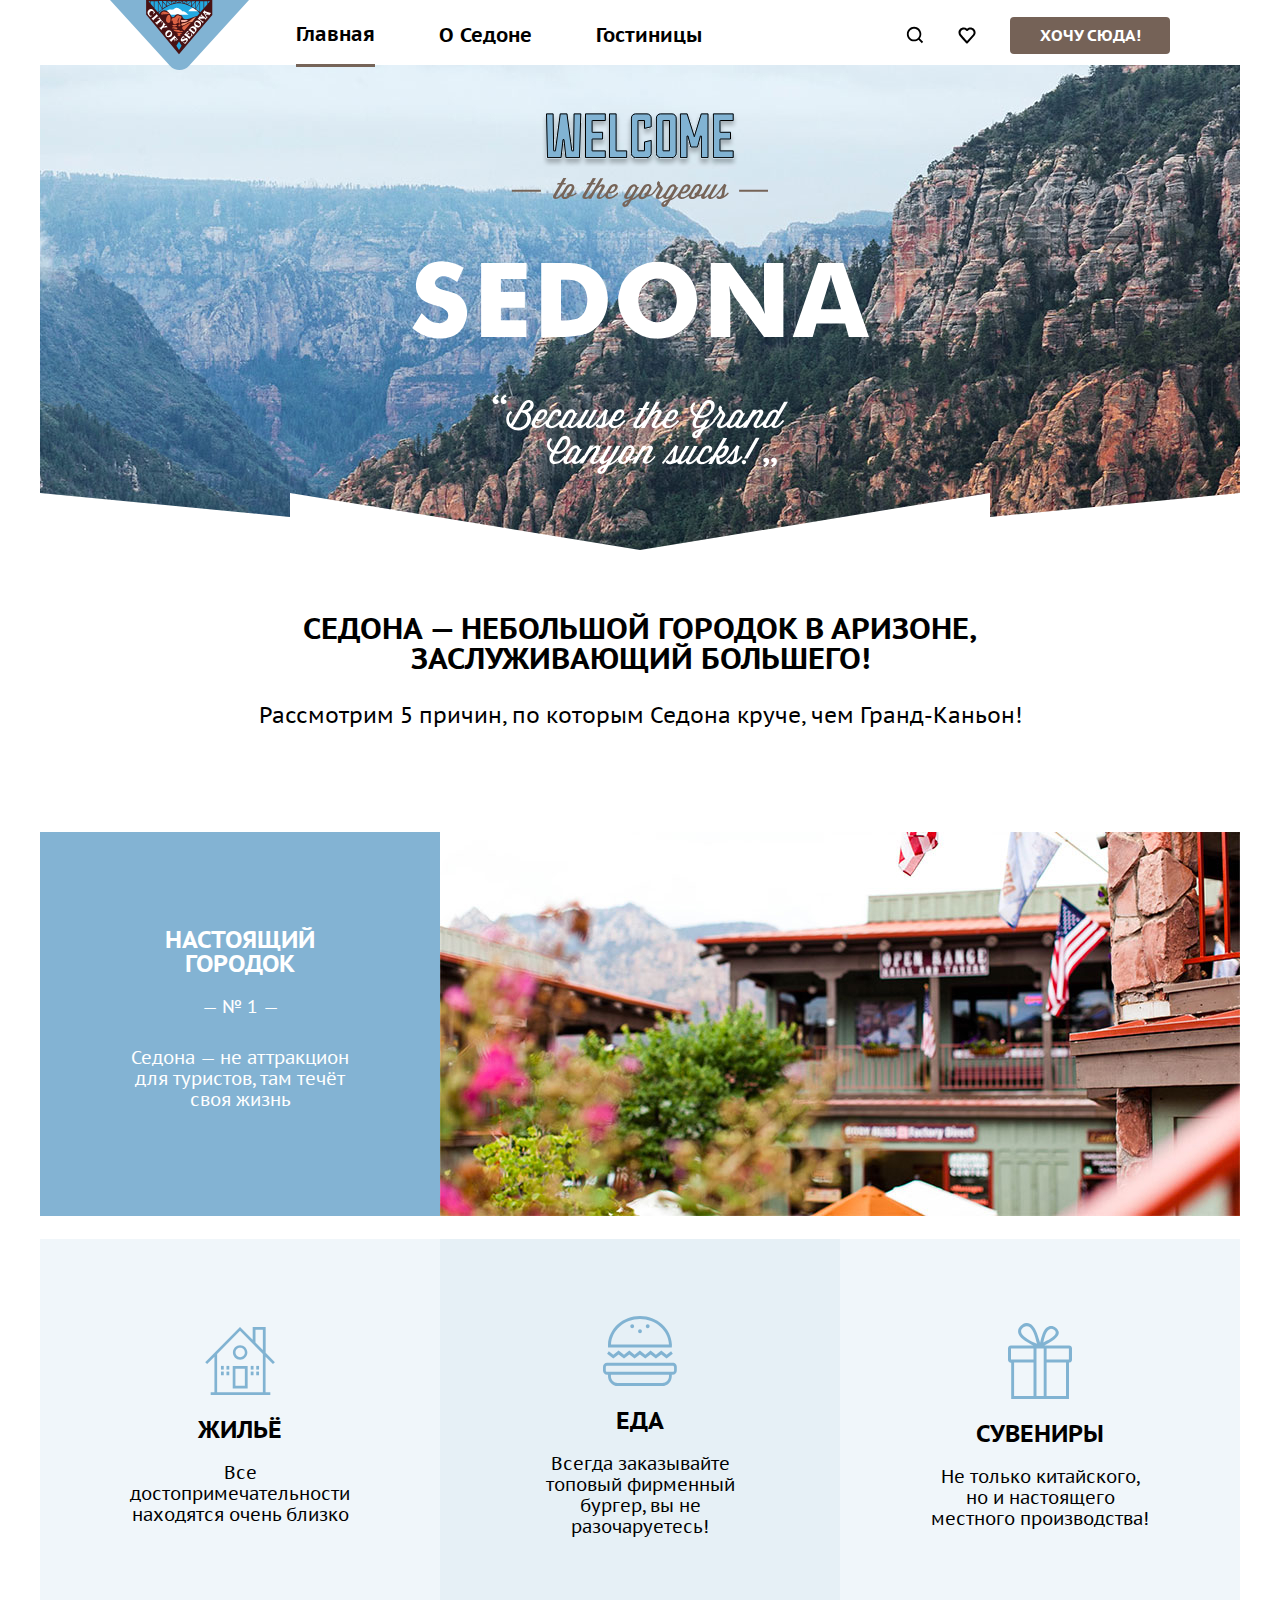
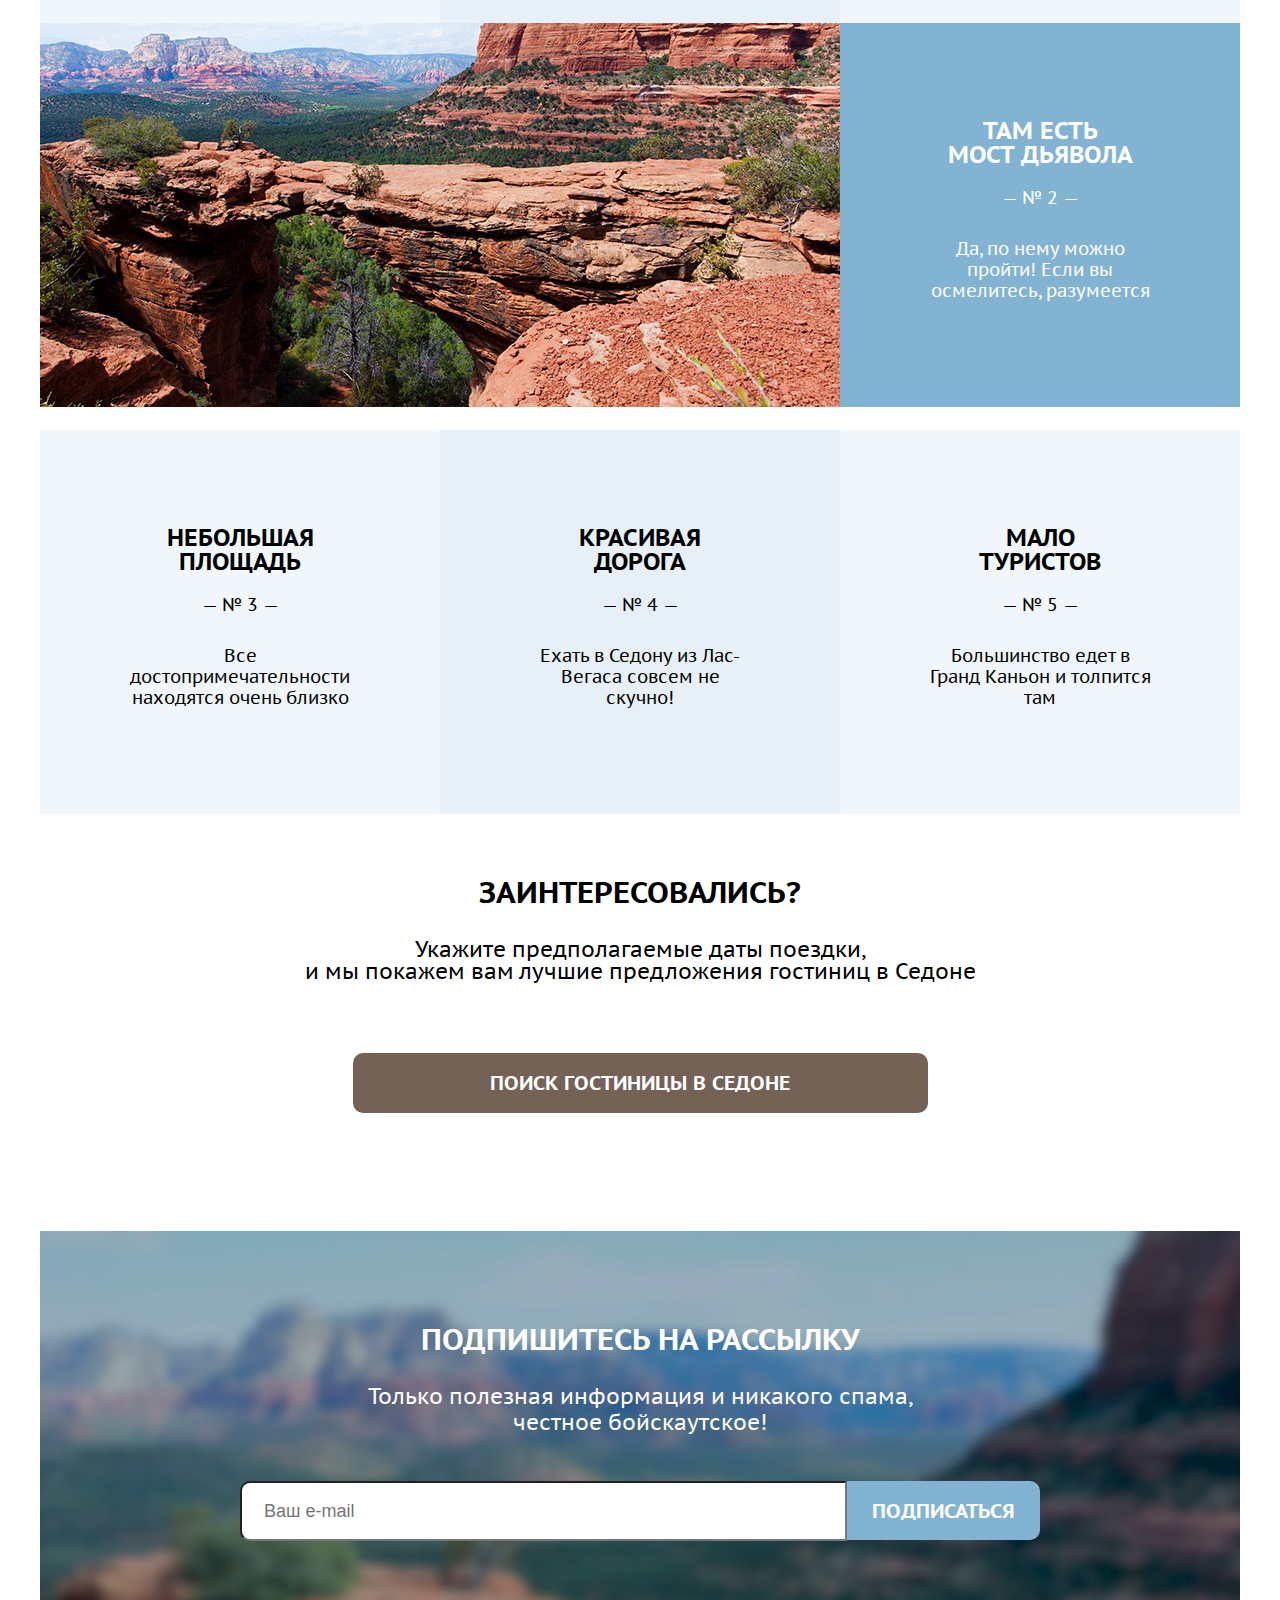
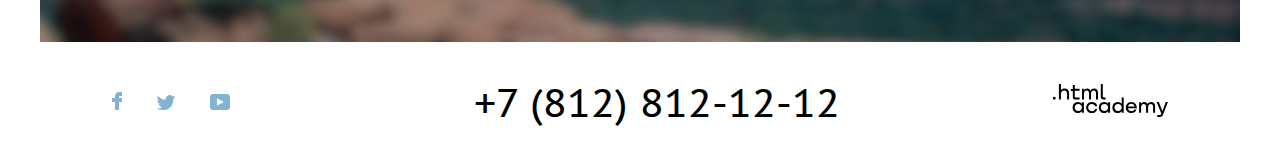
<file: Sedona/index.html>
<!DOCTYPE html>
<html lang="ru">

<head>
   <meta charset="UTF-8">
   <meta name="viewport" content="width=device-width, initial-scale=1.0">
   <title>Sedona</title>
   <link href="https://fonts.googleapis.com/css2?family=PT+Sans:ital,wght@0,400;0,700;1,400;1,700&display=swap"
      rel="stylesheet">
   <link rel="stylesheet" href="./css/reset.css">
   <link rel="stylesheet" href="./css/index.css">
   <link rel="stylesheet" href="./css/fonts/PTSans/stylesheet.css">
</head>

<body>
   <nav>
      <img src="./img/logo.svg">
      <a>
         <a href="./index.html">
            <li class="selected">Главная</li>
         </a>
         <a href="#">
            <li>О Седоне</li>
         </a>
         <a href="./catalog.html">
            <li>Гостиницы</li>
         </a>
         </ul>
         <div class="nav-button">
            <img src="./img/search.svg" alt="" width="18px" height="18px">
            <img src="./img/favorite.svg" alt="" width="18px" height="17px">
            <a href="./catalog.html">Хочу сюда!</a>
         </div>
   </nav>

   <header>
      <div class="header-slogan">
         <img src="./img/welcome.svg" alt="">
         <img src="./img/tothegorgeous.svg" alt="" class="tothegorgeous">
         <img src="./img/sedonabecause.svg" alt="">
      </div>
      <img src="./img/vector.svg" alt="" class="vector">
   </header>

   <section>
      <h2>Седона — небольшой городок в Аризоне,<br>заслуживающий большего!</h2>
      <p>Рассмотрим 5 причин, по которым Седона круче, чем Гранд-Каньон!</p>
   </section>

   <main>
      <div class="flex1">
         <h3>Настоящий<br>городок</h3>
         <p>— № 1 —</p>
         <p>Седона — не аттракцион для туристов, там течёт
            своя жизнь</p>
      </div>
      <img src="./img/photo-1.jpg" alt="Picture">

      <div class="flex2"><img src="./img/icon-1.svg" alt="Home" width="70px">
         <h3>Жильё</h3>
         <p>Все достопримечательности находятся очень близко</p>
      </div>
      <div class="flex3">
         <img src="./img/icon-2.svg" alt="Food">
         <h3>Еда</h3>
         <p>Всегда заказывайте
            топовый фирменный бургер, вы не разочаруетесь!</p>
      </div>
      <div class="flex2">
         <img src="./img/icon-3.svg" alt="Souvenirs">
         <h3>Сувениры</h3>
         <p>Не только китайского,
            но и настоящего местного производства!</p>
      </div>

      <img src="./img/photo-2.jpg" alt="Picture">
      <div class="flex1">
         <h3>Там есть<br>мост дьявола</h3>
         <p>— № 2 —</p>
         <p>Да, по нему можно пройти! Если вы осмелитесь, разумеется</p>
      </div>

      <div class="flex2">
         <h3>Небольшая<br>площадь</h3>
         <p>— № 3 —</p>
         <p>Все достопримечательности находятся очень близко</p>
      </div>
      <div class="flex3">
         <h3>Красивая<br>дорога</h3>
         <p>— № 4 —</p>
         <p>Ехать в Седону из Лас-Вегаса совсем не скучно!</p>
      </div>
      <div class="flex2">
         <h3>Мало<br>туристов</h3>
         <p>— № 5 —</p>
         <p>Большинство едет в Гранд Каньон и толпится там</p>
      </div>
   </main>
   <div class="section2">
      <h2>Заинтересовались?</h2>
      <p>Укажите предполагаемые даты поездки,<br>
         и мы покажем вам лучшие предложения гостиниц в Седоне</p>
      <a href="./catalog.html">Поиск гостиницы в Седоне</a>
   </div>

   <footer>
      <div class="mailing">
         <h2>Подпишитесь на рассылку</h2>
         <p>Только полезная информация и никакого спама,<br>
            честное бойскаутское!</p>
         <div class="inputemail">
            <input type="email" id="email" placeholder="Ваш e-mail">
            <a href="#">Подписаться</a>
         </div>
      </div>
   </footer>

   <div class="footer">
      <div class="social">
         <a href="https://www.facebook.com/htmlacademy"><img src="./img/facebook.svg" alt=""></a>
         <a href="https://twitter.com/htmlacademy_ru"><img src="./img/twitter.svg" alt=""></a>
         <a href="https://www.youtube.com/c/HTMLAcademyRUS">
            <img src="./img/youtube.svg" alt=""></a>
      </div>
      <h1>+7 (812) 812-12-12</h1>
      <a href="https://htmlacademy.ru/" target="_blank" class="htmlacademy">
         <img src="./img/logo_htmlacademy.svg" alt="" height="34px" width="115px"></a>

   </div>
</body>

</html>
</file>
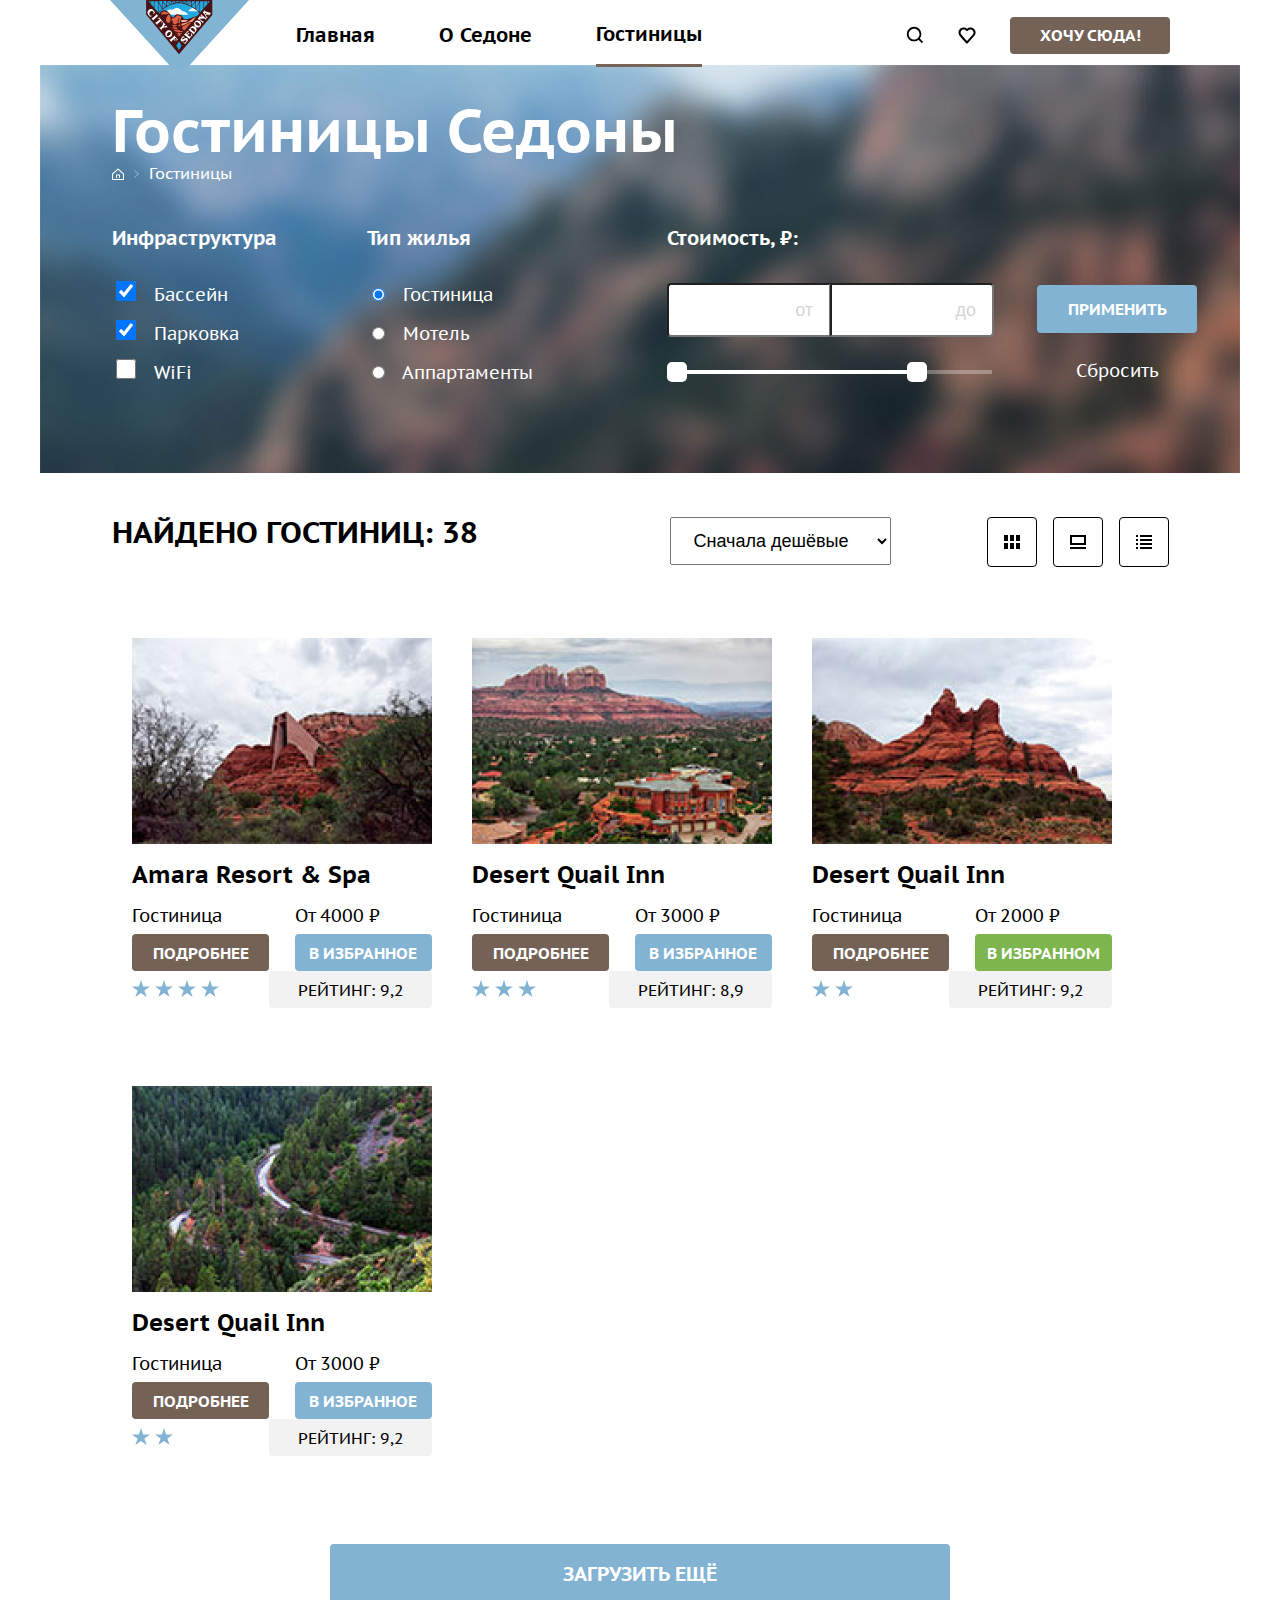
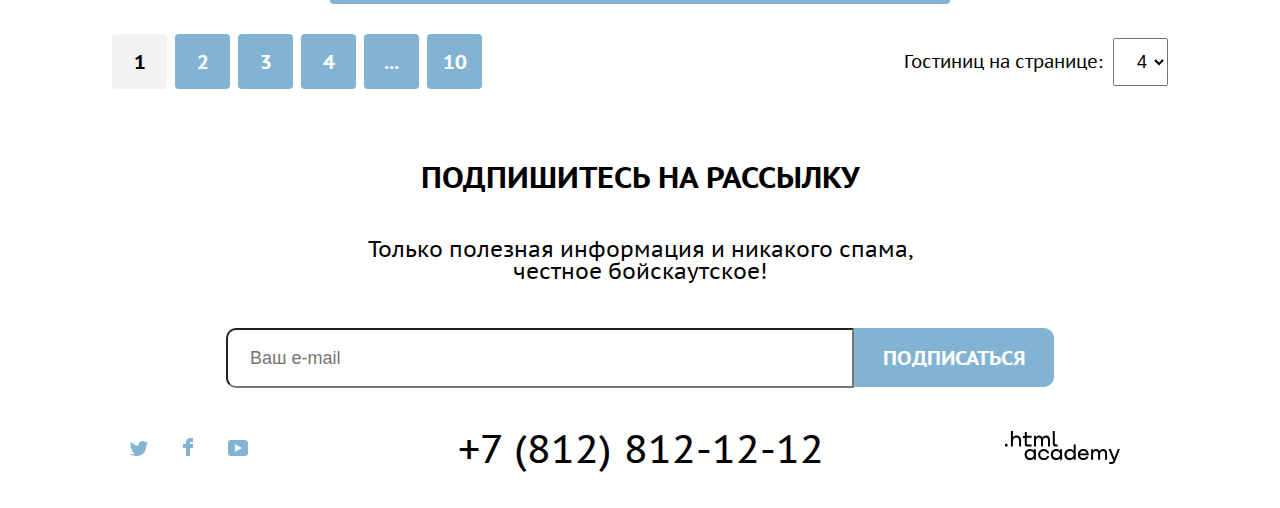
<file: Sedona/catalog.html>
<!DOCTYPE html>
<html lang="ru">

<head>
   <meta charset="UTF-8">
   <meta name="viewport" content="width=device-width, initial-scale=1.0">
   <title>Каталог гостиниц Седоны</title>
   <link href="https://fonts.googleapis.com/css2?family=PT+Sans:ital,wght@0,400;0,700;1,400;1,700&display=swap"
      rel="stylesheet">
   <link rel="stylesheet" href="./css/reset.css">
   <link rel="stylesheet" href="./css/catalog.css">
   <link rel="stylesheet" href="./css/fonts/PTSans/stylesheet.css">
</head>

<body>
   <nav>
      <img src="./img/logo.svg">
      <a>
         <a href="./index.html">
            <li>Главная</li>
         </a>
         <a href="#">
            <li>О Седоне</li>
         </a>
         <a href="./catalog.html">
            <li class="selected">Гостиницы</li>
         </a>
         </ul>
         <div class="nav-button">
            <img src="./img/search.svg" alt="" width="18px" height="18px">
            <img src="./img/favorite.svg" alt="" width="18px" height="17px">
            <a href="./catalog.html">Хочу сюда!</a>
         </div>
   </nav>

   <header>
      <h1>Гостиницы Седоны</h1>
      <div class="nav-link">
         <a href="./index.html"><img src="./img/home.svg" alt=""></a>
         <img src="./img/nav-link.svg" alt="">
         <p>Гостиницы</p>
      </div>
      <div class="change">
         <div class="checkbox">
            <h4>Инфраструктура</h4>
            <label for="cb1"><input type="checkbox" id="cb1" checked />&nbsp;&nbsp;&nbsp;Бассейн</label>
            <label for="cb2"><input type="checkbox" id="cb2" checked />&nbsp;&nbsp;&nbsp;Парковка</label>
            <label for="cb3"><input type="checkbox" id="cb3" />&nbsp;&nbsp;&nbsp;WiFi</label>
         </div>
         <div class="radio">
            <h4>Тип жилья</h4>
            <label for="r1"><input type="radio" id="r1" name="Type" checked>&nbsp;&nbsp;&nbsp;Гостиница</label>
            <label for="r2"><input type="radio" id="r2" name="Type">&nbsp;&nbsp;&nbsp;Мотель</label>
            <label for="r3"><input type="radio" id="r3" name="Type">&nbsp;&nbsp;&nbsp;Аппартаменты</label>
         </div>
         <div class="price">
            <h4>Стоимость, ₽:</h4>
            <input type="text" placeholder="от" id="t1">
            <input type="text" placeholder="до" id="t2">
            <div class="polzunok">
               <div class="p1"></div>
               <div class="p2"></div>
               <div class="p3"></div>
               <div class="p4"></div>
            </div>
         </div>
         <div class="header-buttons">
            <a href="#" class="submit">Применить</a>
            <a href="#" class="reset">Сбросить</a>
         </div>
      </div>
   </header>
   <div class="founds">
      <h2>Найдено гостиниц: 38</h2>
      <select name="sort" class="sort">
         <option selected="selected" value="sort1">Сначала дешёвые</option>
         <option value="sort2">Сначала дорогие</option>
      </select>
      <div class="icons">
         <a href="#"><img src="./img/mode-tile1.svg" alt=""></a>
         <a href="#"><img src="./img/mode-tile2.svg" alt=""></a>
         <a href="#"><img src="./img/mode-tile3.svg" alt=""></a>
      </div>
   </div>

   <div class="cards">

      <div class="card">
         <img src="./img/hotel-1.jpg" alt="Hotel">
         <h3>Amara Resort & Spa</h3>
         <table>
            <tr>
               <td class="style1">Гостиница</td>
               <td class="center"></td>
               <td class="style1">От 4000 ₽</td>
            </tr>
            <tr>
               <td class="butpodr">Подробнее</td>
               <td class="center"></td>
               <td class="butizbr1">В избранное</td>
            </tr>
            <tr>
               <td>
                  <img src="./img/star.svg" alt="Star">
                  <img src="./img/star.svg" alt="Star">
                  <img src="./img/star.svg" alt="Star">
                  <img src="./img/star.svg" alt="Star">
               </td>
               <td colspan="25" class="reiting">Рейтинг: 9,2</td>
            </tr>
         </table>
      </div>

      <div class="card">
         <img src="./img/hotel-2.jpg" alt="Hotel">
         <h3>Desert Quail Inn</h3>
         <table>
            <tr>
               <td class="style1">Гостиница</td>
               <td class="center"></td>
               <td class="style1">От 3000 ₽</td>
            </tr>
            <tr>
               <td class="butpodr">Подробнее</td>
               <td class="center"></td>
               <td class="butizbr1">В избранное</td>
            </tr>
            <tr>
               <td>
                  <img src="./img/star.svg" alt="Star">
                  <img src="./img/star.svg" alt="Star">
                  <img src="./img/star.svg" alt="Star">
               </td>
               <td colspan="25" class="reiting">Рейтинг: 8,9</td>
            </tr>
         </table>
      </div>

      <div class="card">
         <img src="./img/hotel-3.jpg" alt="Hotel">
         <h3>Desert Quail Inn</h3>
         <table>
            <tr>
               <td class="style1">Гостиница</td>
               <td class="center"></td>
               <td class="style1">От 2000 ₽</td>
            </tr>
            <tr>
               <td class="butpodr">Подробнее</td>
               <td class="center"></td>
               <td class="butizbr2">В избранном</td>
            </tr>
            <tr>
               <td>
                  <img src="./img/star.svg" alt="Star">
                  <img src="./img/star.svg" alt="Star">
               </td>
               <td colspan="25" class="reiting">Рейтинг: 9,2</td>
            </tr>
         </table>
      </div>

      <div class="card">
         <img src="./img/hotel-4.jpg" alt="Hotel">
         <h3>Desert Quail Inn</h3>
         <table>
            <tr>
               <td class="style1">Гостиница</td>
               <td class="center"></td>
               <td class="style1">От 3000 ₽</td>
            </tr>
            <tr>
               <td class="butpodr">Подробнее</td>
               <td class="center"></td>
               <td class="butizbr1">В избранное</td>
            </tr>
            <tr>
               <td>
                  <img src="./img/star.svg" alt="Star">
                  <img src="./img/star.svg" alt="Star">
               </td>
               <td colspan="25" class="reiting">Рейтинг: 9,2</td>
            </tr>
         </table>
      </div>

   </div>

   <div class="load-button-field">
      <a href="#">Загрузить ещё</a>
   </div>
   <div class="pages">
      <div class="page-buttons">
         <div class="page-select">1</div>
         <div class="page-other">2</div>
         <div class="page-other">3</div>
         <div class="page-other">4</div>
         <div class="page-other">...</div>
         <div class="page-other">10</div>
      </div>
      <div class="hotel-on-page">
         Гостиниц на странице:
         <select name="hotels-on-page" class="hotels-on-page">
            <option value="hotel1">1</option>
            <option value="hotel2">2</option>
            <option value="hotel3">3</option>
            <option selected="selected" value="hotel4">4</option>
            <option value="hotel5">5</option>
            <option value="hotel6">6</option>
            <option value="hotel7">7</option>
            <option value="hotel8">8</option>
         </select>
      </div>
   </div>

   <footer>
      <h2>Подпишитесь на рассылку</h2>
      <p>Только полезная информация и никакого спама,<br>
         честное бойскаутское!</p>
      <div class="inputemail">
         <input type="email" id="email" placeholder="Ваш e-mail">
         <a href="#">Подписаться</a>
      </div>
      <div class="footer-footer">
         <div class="footer-icons">
            <img src="./img/twitter.svg" alt="twitter">
            <img src="./img/facebook.svg" alt="facebook">
            <img src="./img/youtube.svg" alt="eoutube">
         </div>
         <h1>+7 (812) 812-12-12</h1>
         <img src="./img/logo_htmlacademy.svg" alt="">
      </div>
   </footer>
</body>

</html>
</file>
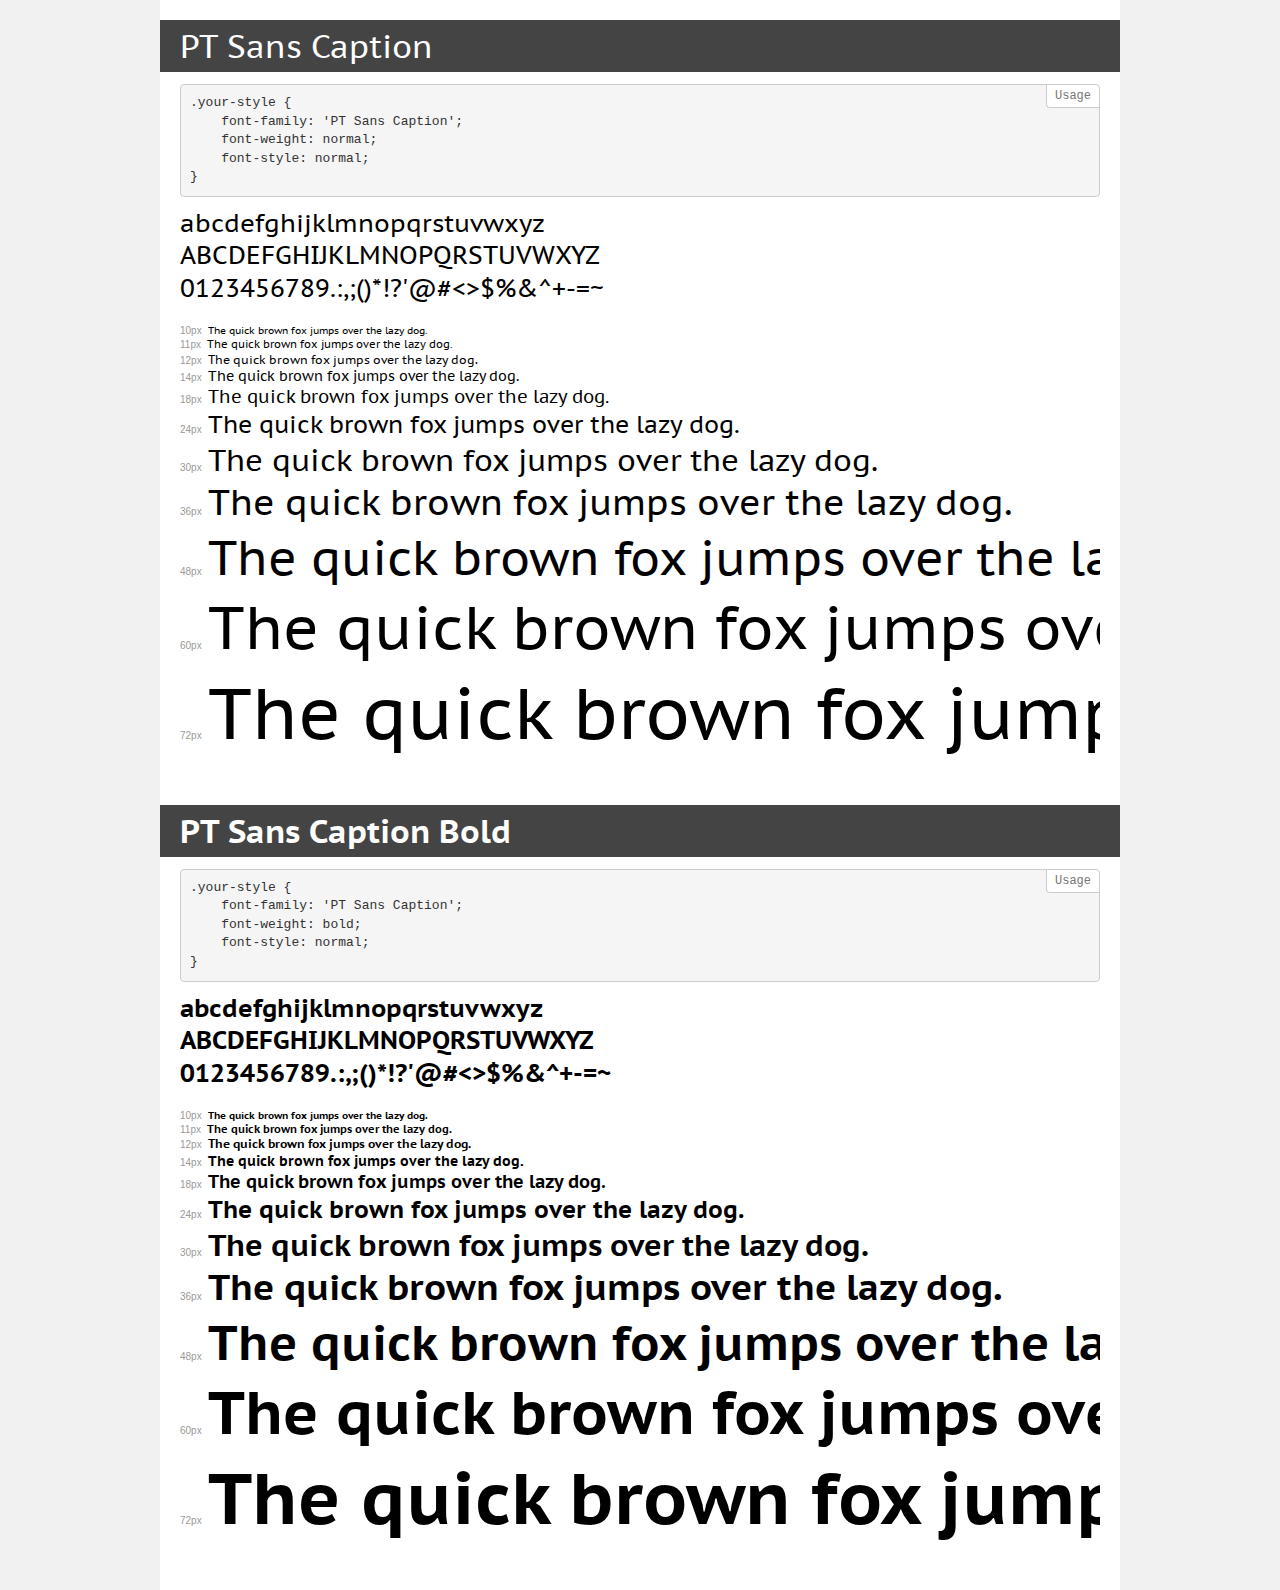
<file: Sedona/css/fonts/PTSans/demo.html>
<!DOCTYPE html>
<html>
<head>
    <meta charset="utf-8">
    <meta http-equiv="X-UA-Compatible" content="IE=edge">
    <meta name="viewport" content="width=device-width, initial-scale=1">
    <meta name="robots" content="noindex, noarchive">
    <meta name="format-detection" content="telephone=no">
    <title>Transfonter demo</title>
    <link href="stylesheet.css" rel="stylesheet">
    <style>
        /*
        http://meyerweb.com/eric/tools/css/reset/
        v2.0 | 20110126
        License: none (public domain)
        */
        html, body, div, span, applet, object, iframe,
        h1, h2, h3, h4, h5, h6, p, blockquote, pre,
        a, abbr, acronym, address, big, cite, code,
        del, dfn, em, img, ins, kbd, q, s, samp,
        small, strike, strong, sub, sup, tt, var,
        b, u, i, center,
        dl, dt, dd, ol, ul, li,
        fieldset, form, label, legend,
        table, caption, tbody, tfoot, thead, tr, th, td,
        article, aside, canvas, details, embed,
        figure, figcaption, footer, header, hgroup,
        menu, nav, output, ruby, section, summary,
        time, mark, audio, video {
            margin: 0;
            padding: 0;
            border: 0;
            font-size: 100%;
            font: inherit;
            vertical-align: baseline;
        }
        /* HTML5 display-role reset for older browsers */
        article, aside, details, figcaption, figure,
        footer, header, hgroup, menu, nav, section {
            display: block;
        }
        body {
            line-height: 1;
        }
        ol, ul {
            list-style: none;
        }
        blockquote, q {
            quotes: none;
        }
        blockquote:before, blockquote:after,
        q:before, q:after {
            content: '';
            content: none;
        }
        table {
            border-collapse: collapse;
            border-spacing: 0;
        }
        /* common styles */
        body {
            background: #f1f1f1;
            color: #000;
        }
        .page {
            background: #fff;
            width: 920px;
            margin: 0 auto;
            padding: 20px 20px 0 20px;
            overflow: hidden;
        }
        .font-container {
            overflow-x: auto;
            overflow-y: hidden;
            margin-bottom: 40px;
            line-height: 1.3;
            white-space: nowrap;
            padding-bottom: 5px;
        }
        h1 {
            position: relative;
            background: #444;
            font-size: 32px;
            color: #fff;
            padding: 10px 20px;
            margin: 0 -20px 12px -20px;
        }
        .letters {
            font-size: 25px;
            margin-bottom: 20px;
        }
        .s10:before {
            content: '10px';
        }
        .s11:before {
            content: '11px';
        }
        .s12:before {
            content: '12px';
        }
        .s14:before {
            content: '14px';
        }
        .s18:before {
            content: '18px';
        }
        .s24:before {
            content: '24px';
        }
        .s30:before {
            content: '30px';
        }
        .s36:before {
            content: '36px';
        }
        .s48:before {
            content: '48px';
        }
        .s60:before {
            content: '60px';
        }
        .s72:before {
            content: '72px';
        }
        .s10:before, .s11:before, .s12:before, .s14:before,
        .s18:before, .s24:before, .s30:before, .s36:before,
        .s48:before, .s60:before, .s72:before {
            font-family: Arial, sans-serif;
            font-size: 10px;
            font-weight: normal;
            font-style: normal;
            color: #999;
            padding-right: 6px;
        }
        pre {
            display: block;
            position: relative;
            padding: 9px;
            margin: 0 0 10px;
            font-family: Monaco, Menlo, Consolas, "Courier New", monospace !important;
            font-size: 13px;
            line-height: 1.428571429;
            color: #333;
            font-weight: normal !important;
            font-style: normal !important;
            background-color: #f5f5f5;
            border: 1px solid #ccc;
            overflow-x: auto;
            border-radius: 4px;
        }
        pre:after {
            display: block;
            position: absolute;
            right: 0;
            top: 0;
            content: 'Usage';
            line-height: 1;
            padding: 5px 8px;
            font-size: 12px;
            color: #767676;
            background-color: #fff;
            border: 1px solid #ccc;
            border-right: none;
            border-top: none;
            border-radius: 0 4px 0 4px;
            z-index: 10;
        }
        /* responsive */
        @media (max-width: 959px) {
            .page {
                width: auto;
                margin: 0;
            }
        }
    </style>
</head>
<body>
<div class="page">
    <div class="demo" style="font-family: 'PT Sans Caption'; font-weight: normal; font-style: normal;">
        <h1>PT Sans Caption</h1>
        <pre>.your-style {
    font-family: 'PT Sans Caption';
    font-weight: normal;
    font-style: normal;
}</pre>
        <div class="font-container">
            <p class="letters">
                abcdefghijklmnopqrstuvwxyz<br>
ABCDEFGHIJKLMNOPQRSTUVWXYZ<br>
                0123456789.:,;()*!?'@#<>$%&^+-=~
            </p>
            <p class="s10" style="font-size: 10px;">The quick brown fox jumps over the lazy dog.</p>
            <p class="s11" style="font-size: 11px;">The quick brown fox jumps over the lazy dog.</p>
            <p class="s12" style="font-size: 12px;">The quick brown fox jumps over the lazy dog.</p>
            <p class="s14" style="font-size: 14px;">The quick brown fox jumps over the lazy dog.</p>
            <p class="s18" style="font-size: 18px;">The quick brown fox jumps over the lazy dog.</p>
            <p class="s24" style="font-size: 24px;">The quick brown fox jumps over the lazy dog.</p>
            <p class="s30" style="font-size: 30px;">The quick brown fox jumps over the lazy dog.</p>
            <p class="s36" style="font-size: 36px;">The quick brown fox jumps over the lazy dog.</p>
            <p class="s48" style="font-size: 48px;">The quick brown fox jumps over the lazy dog.</p>
            <p class="s60" style="font-size: 60px;">The quick brown fox jumps over the lazy dog.</p>
            <p class="s72" style="font-size: 72px;">The quick brown fox jumps over the lazy dog.</p>
        </div>
    </div>
    <div class="demo" style="font-family: 'PT Sans Caption'; font-weight: bold; font-style: normal;">
        <h1>PT Sans Caption Bold</h1>
        <pre>.your-style {
    font-family: 'PT Sans Caption';
    font-weight: bold;
    font-style: normal;
}</pre>
        <div class="font-container">
            <p class="letters">
                abcdefghijklmnopqrstuvwxyz<br>
ABCDEFGHIJKLMNOPQRSTUVWXYZ<br>
                0123456789.:,;()*!?'@#<>$%&^+-=~
            </p>
            <p class="s10" style="font-size: 10px;">The quick brown fox jumps over the lazy dog.</p>
            <p class="s11" style="font-size: 11px;">The quick brown fox jumps over the lazy dog.</p>
            <p class="s12" style="font-size: 12px;">The quick brown fox jumps over the lazy dog.</p>
            <p class="s14" style="font-size: 14px;">The quick brown fox jumps over the lazy dog.</p>
            <p class="s18" style="font-size: 18px;">The quick brown fox jumps over the lazy dog.</p>
            <p class="s24" style="font-size: 24px;">The quick brown fox jumps over the lazy dog.</p>
            <p class="s30" style="font-size: 30px;">The quick brown fox jumps over the lazy dog.</p>
            <p class="s36" style="font-size: 36px;">The quick brown fox jumps over the lazy dog.</p>
            <p class="s48" style="font-size: 48px;">The quick brown fox jumps over the lazy dog.</p>
            <p class="s60" style="font-size: 60px;">The quick brown fox jumps over the lazy dog.</p>
            <p class="s72" style="font-size: 72px;">The quick brown fox jumps over the lazy dog.</p>
        </div>
    </div>
</div>
</body>
</html>
</file>
<file: Sedona/css/index.css>
body {
   font-family: 'PT Sans Caption', sans-serif;
   font-weight: 400;
   font-size: 18px;
}

nav {
   max-width: 1060px;
   height: 70px;
   margin-left: auto;
   margin-right: auto;
   display: flex;
   margin-bottom: -5px;
}

nav li {
   margin-left: 17px;
   margin-right: 17px;
   list-style: none;
   font-size: 20px;
   font-weight: 800;
   color: black;
   margin-left: 47px;
}

nav a {
   text-decoration: none;
   align-self: center;
}

.selected {
   border-bottom: 3px;
   border-color: #766458;
   border-style: solid;
   padding-bottom: 20px;
   padding-top: 20px;
}

.nav-button {
   display: flex;
   margin-left: auto;
   align-items: center;
   justify-content: center;
}

.nav-button img {
   margin: 17px;
}

.nav-button a {
   font-weight: 800;
   font-size: 16px;
   color: white;
   background-color: #756257;
   width: 160px;
   height: 37px;
   margin-left: 17px;
   text-decoration: none;
   border-radius: 4px;
   display: flex;
   align-items: center;
   justify-content: center;
   text-transform: uppercase;
}

header {
   width: 1200px;
   height: 485px;
   background-image: url(../img/index-background.jpg);
   margin-left: auto;
   margin-right: auto;
   display: flex;
   flex-direction: column;
   align-items: center;
}

.header-slogan {
   width: 458px;
   height: 352px;
   display: flex;
   flex-direction: column;
   align-items: center;
   justify-content: center;
   margin-top: 52px;
   margin-bottom: 26;
}

.tothegorgeous {
   margin-top: 11px;
   margin-bottom: 54px;
}

.vector {
   margin-top: 24px;
}

section {
   height: 282px;
   max-width: 1200px;
   margin-left: auto;
   margin-right: auto;
}

h2 {
   font-size: 30px;
   font-weight: 800;
   text-transform: uppercase;
   text-align: center;
   padding-top: 63px;
}

section p {
   font-size: 22px;
   padding-top: 31px;
   text-align: center;
}

main {
   max-width: 1200px;
   margin-left: auto;
   margin-right: auto;
   display: flex;
   flex-wrap: wrap;
   text-align: center;

}

main div {
   width: 400px;
   height: 384px;

}

h3 {
   font-size: 24px;
   font-weight: 800;
   text-transform: uppercase;
}

main p {
   padding-top: 20px;
   padding-bottom: 10px;
   padding-left: 89px;
   padding-right: 89px;
   line-height: 21px;
}

main img {
   padding-bottom: 23px;
}

.flex1 {
   display: flex;
   flex-direction: column;
   justify-content: center;
   align-items: center;
   background-color: #83B3D3;
   color: white;
}

.flex2 {
   display: flex;
   flex-direction: column;
   justify-content: center;
   align-items: center;
   background-color: rgba(131, 179, 211, 0.12);
}

.flex3 {
   display: flex;
   flex-direction: column;
   justify-content: center;
   align-items: center;
   background-color: rgba(131, 179, 211, 0.2);}

.section2 {
   height: 417px;
   max-width: 1200px;
   margin-left: auto;
   margin-right: auto;
}

.section2 p {
   font-size: 22px;
   padding-top: 31px;
   text-align: center;
}

.section2 a {
   font-weight: 800;
   font-size: 20px;
   color: white;
   text-decoration: none;
   background-color: #756257;
   width: 575px;
   height: 60px;
   margin-top: 71px;
   border-radius: 10px;
   display: flex;
   align-items: center;
   justify-content: center;
   text-transform: uppercase;
   margin-left: auto;
   margin-right: auto;
   margin-bottom: 93px;
}

footer {
   width: 1200px;
   height: 411px;
   background-image: url(../img/footer.jpg);
   margin-left: auto;
   margin-right: auto;
}

.mailing {
   height: 224px;
   width: 800px;
   padding-top: 30px;
   margin-left: auto;
   margin-right: auto;
   color: white;
}

.mailing p {
   padding-top: 29px;
   padding-bottom: 46px;
   text-align: center;
   font-size: 22px;
   line-height: 26px;
}

.inputemail {
   height: 60px;
   display: flex;
}

#email {
   width: 600px;
   border-top-left-radius: 10px;
   border-bottom-left-radius: 10px;
   outline: 0;
   font-size: 18px;
   padding-left: 22px;
}

.inputemail a {
   text-decoration: none;
   background-color: #83B3D3;
   color: white;
   font-size: 20px;
   text-transform: uppercase;
   font-weight: 800;
   width: 200px;
   height: 59px;
   display: flex;
   align-items: center;
   justify-content: center;
   border-top-right-radius: 10px;
   border-bottom-right-radius: 10px;
}

.footer {
   height: 120px;
   width: 1200px;
   margin-left: auto;
   margin-right: auto;
   display: flex;
   justify-content: space-between;
   align-items: center;
}

h1 {
   font-size: 40px;
}

.social {
   margin-left: 72px;
}

.social img {
   margin-right: 30px;
}

.htmlacademy {
   margin-right: 72px;
}



/* Utility */
.none {
   display: none !important;
}

.visualy-hidden {
   position: absolute;
   opacity: 0;
   visibility: hidden;
   width: 0px;
   height: 0px;
   display: block;
   margin-left: -10000px;
   background: transparent;
   font-size: 0;
}
</file>
<file: Sedona/css/fonts/PTSans/stylesheet.css>
@font-face {
    font-family: 'PT Sans Caption';
    src: url('PTSans-Caption.eot');
    src: local('PT Sans Caption'), local('PTSans-Caption'),
        url('PTSans-Caption.eot?#iefix') format('embedded-opentype'),
        url('PTSans-Caption.woff2') format('woff2'),
        url('PTSans-Caption.woff') format('woff'),
        url('PTSans-Caption.ttf') format('truetype');
    font-weight: normal;
    font-style: normal;
}

@font-face {
    font-family: 'PT Sans Caption';
    src: url('PTSans-CaptionBold.eot');
    src: local('PT Sans Caption Bold'), local('PTSans-CaptionBold'),
        url('PTSans-CaptionBold.eot?#iefix') format('embedded-opentype'),
        url('PTSans-CaptionBold.woff2') format('woff2'),
        url('PTSans-CaptionBold.woff') format('woff'),
        url('PTSans-CaptionBold.ttf') format('truetype');
    font-weight: bold;
    font-style: normal;
}
</file>
<file: Sedona/css/catalog.css>
.none {
   display: none !important;
}

body {
   font-family: 'PT Sans Caption', sans-serif;
   font-weight: 400;
   font-size: 18px;
}

nav {
   max-width: 1060px;
   height: 70px;
   margin-left: auto;
   margin-right: auto;
   display: flex;
   margin-bottom: -5px;
}

nav li {
   margin-left: 17px;
   margin-right: 17px;
   list-style: none;
   font-size: 20px;
   font-weight: 800;
   color: black;
   margin-left: 47px;
}

nav a {
   text-decoration: none;
   align-self: center;
}

.selected {
   border-bottom: 3px;
   border-color: #766458;
   border-style: solid;
   padding-bottom: 20px;
   padding-top: 20px;
}

.nav-button {
   display: flex;
   margin-left: auto;
   align-items: center;
   justify-content: center;
}

.nav-button img {
   margin: 17px;
}

.nav-button a {
   font-weight: 800;
   font-size: 16px;
   color: white;
   background-color: #756257;
   width: 160px;
   height: 37px;
   margin-left: 17px;
   text-decoration: none;
   border-radius: 4px;
   display: flex;
   align-items: center;
   justify-content: center;
   text-transform: uppercase;
}

header {
   max-width: 1128px;
   height: 373px;
   margin-left: auto;
   margin-right: auto;
   background-image: url(../img/catalog-background.jpg);
   padding-top: 35px;
   padding-left: 72px;
}

h1 {
   font-size: 60px;
   font-weight: 800;
   color: white;
}

.nav-link {
   display: flex;
   padding-top: 5px;
}

.nav-link img {
   margin-right: 10px;
}

.nav-link p {
   font-size: 16px;
   color: white;
}

.change {
   display: flex;
}

.checkbox {
   display: flex;
   flex-direction: column;
   width: 255px;
}

h4 {
   margin-top: 45px;
   margin-bottom: 30px;
   font-size: 20px;
   font-weight: 800;
   color: white;
}

label {
   color: white;
   padding-bottom: 13px;
}

input[type="checkbox"] {
   width: 20px;
   height: 20px;
}

.radio {
   display: flex;
   flex-direction: column;
   width: 300px;
}

.radio label {
   margin-top: 7px;
}

.price {
   width: 370px;
}

#t1 {
   width: 144px;
   height: 48px;
   outline: 0;
   font-size: 18px;
   padding-left: 14px;
   border-top-left-radius: 4px;
   border-bottom-left-radius: 4px;
   margin-top: 5px;
}

#t1::placeholder,
#t2::placeholder {
   text-align: right;
   opacity: 30%;
   padding-right: 14px;
}

#t2 {
   width: 144px;
   height: 48px;
   outline: 0;
   font-size: 18px;
   padding-left: 14px;
   border-top-right-radius: 4px;
   border-bottom-right-radius: 4px;
   margin-left: -6px;
}

.polzunok {
   width: 325px;
   height: 20px;
   margin-top: 25px;
   display: flex;
   align-items: center;
}

.p1 {
   width: 20px;
   height: 20px;
   border-radius: 5px;
   background-color: white;
}

.p2 {
   width: 220px;
   height: 4px;
   background-color: white;
}

.p3 {
   width: 20px;
   height: 20px;
   border-radius: 5px;
   background-color: white;
}

.p4 {
   width: 65px;
   height: 4px;
   background-color: white;
   opacity: 30%;
}

.header-buttons {
   margin-top: 102px;
}

.submit {
   display: flex;
   align-items: center;
   justify-content: center;
   width: 160px;
   height: 48px;
   background-color: #83B3D3;
   border-radius: 4px;
   color: white;
   text-decoration: none;
   text-transform: uppercase;
   font-size: 16px;
   font-weight: 800;
}

.reset {
   display: flex;
   align-items: center;
   justify-content: center;
   height: 60px;
   margin-top: 8px;
   text-decoration: none;
   color: white;
}

.founds {
   width: 1057px;
   height: 48px;
   margin-top: 44px;
   margin-bottom: 53px;
   display: flex;
   margin-right: auto;
   margin-left: auto;
}

h2 {
   font-size: 30px;
   font-weight: 800;
   text-transform: uppercase;
   text-wrap: nowrap;
}

select {
   width: 247px;
   height: 48px;
   margin-left: 192px;
   font-size: 18px;
   padding-left: 19px;
}

.icons {
   margin-left: 80px;
   display: flex;
   justify-content: flex-end;
}

.icons a {
   width: 16px;
   height: 16px;
   padding: 16px;
   margin-left: 16px;
   border: 1px;
   border-color: black;
   border-style: solid;
   border-radius: 4px;
}

.cards {
   max-width: 1056px;
   margin-left: auto;
   margin-right: auto;
   display: flex;
   flex-wrap: wrap;
}

.card {
   width: 300px;
   height: 408px;
   padding: 20px;

}

h3 {
   font-size: 24px;
   font-weight: 800;
   margin-top: 16px;
}

table {
   width: 300px;
   margin-top: 10px;
}

td {
   height: 37px;
   vertical-align: middle;
}

.butpodr {
   font-size: 16px;
   font-weight: 800;
   text-transform: uppercase;
   text-align: center;
   color: white;
   width: 133px;
   height: 37px;
   background-color: #756257;
   border-radius: 4px;
}

.butizbr1 {
   font-size: 16px;
   font-weight: 800;
   text-transform: uppercase;
   text-align: center;
   color: white;
   width: 133px;
   height: 37px;
   background-color: #83B3D3;
   border-radius: 4px;
   margin-left: 26px;
}

.butizbr2 {
   font-size: 16px;
   font-weight: 800;
   text-transform: uppercase;
   text-align: center;
   color: white;
   width: 133px;
   height: 37px;
   background-color: #7DB54F;
   border-radius: 4px;
   margin-left: 26px;
}

.center {
   width: 25px;
}

.reiting {
   font-size: 16px;
   font-weight: 400;
   text-transform: uppercase;
   text-align: center;
   color: black;
   background-color: #F2F2F2;
   border-radius: 4px;
   margin-left: 26px;
}

.load-button-field {
   width: 1056px;
   height: 120px;
   margin-left: auto;
   margin-right: auto;
   display: flex;
   align-items: center;
   justify-content: center;
}

.load-button-field a {
   width: 620px;
   height: 60px;
   background-color: #83B3D3;
   border-radius: 4px;
   display: flex;
   align-items: center;
   justify-content: center;
   font-size: 20px;
   font-weight: 800;
   color: white;
   text-transform: uppercase;
   text-decoration: none;
}

.pages {
   width: 1056px;
   height: 55px;
   margin-left: auto;
   margin-right: auto;
   display: flex;
   justify-content: space-between;
}

.page-buttons {
   display: flex;
}

.page-select {
   width: 55px;
   height: 55px;
   background-color: #F2F2F2;
   color: black;
   font-size: 20px;
   font-weight: 800;
   display: flex;
   justify-content: center;
   align-items: center;
   border-radius: 4px;
   margin-right: 8px;
}

.page-other {
   width: 55px;
   height: 55px;
   background-color: #83B3D3;
   color: white;
   font-size: 20px;
   font-weight: 800;
   display: flex;
   justify-content: center;
   align-items: center;
   border-radius: 4px;
   margin-right: 8px;
}

.hotel-on-page {
   font-size: 18px;
   display: flex;
   align-items: center;
   text-wrap: nowrap;
}

.hotel-on-page select {
   width: 55px;
   margin-left: 10px;
}

footer {
   display: flex;
   flex-direction: column;
}

footer h2 {
   text-align: center;
   margin-top: 73px;
   font-size: 30px;
   font-weight: 800;
   text-transform: uppercase;
}

footer p {
   text-align: center;
   font-size: 22px;
   margin-top: 46px;
}

.inputemail {
   height: 60px;
   display: flex;
   margin-top: 46px;
   justify-content: center;
}

#email {
   width: 600px;
   border-top-left-radius: 10px;
   border-bottom-left-radius: 10px;
   outline: 0;
   font-size: 18px;
   padding-left: 22px;
}

.inputemail a {
   text-decoration: none;
   background-color: #83B3D3;
   color: white;
   font-size: 20px;
   text-transform: uppercase;
   font-weight: 800;
   width: 200px;
   height: 59px;
   display: flex;
   align-items: center;
   justify-content: center;
   border-top-right-radius: 10px;
   border-bottom-right-radius: 10px;
}

.footer-footer {
   width: 1200px;
   height: 120px;
   margin-left: auto;
   margin-right: auto;
   display: flex;
   align-items: center;
   justify-content: space-around;
}
.footer-footer img {
   margin-right: 30px;
}

.footer-footer h1 {
   font-size: 40px;
   color: black;
   font-weight: 400;
}
</file>
